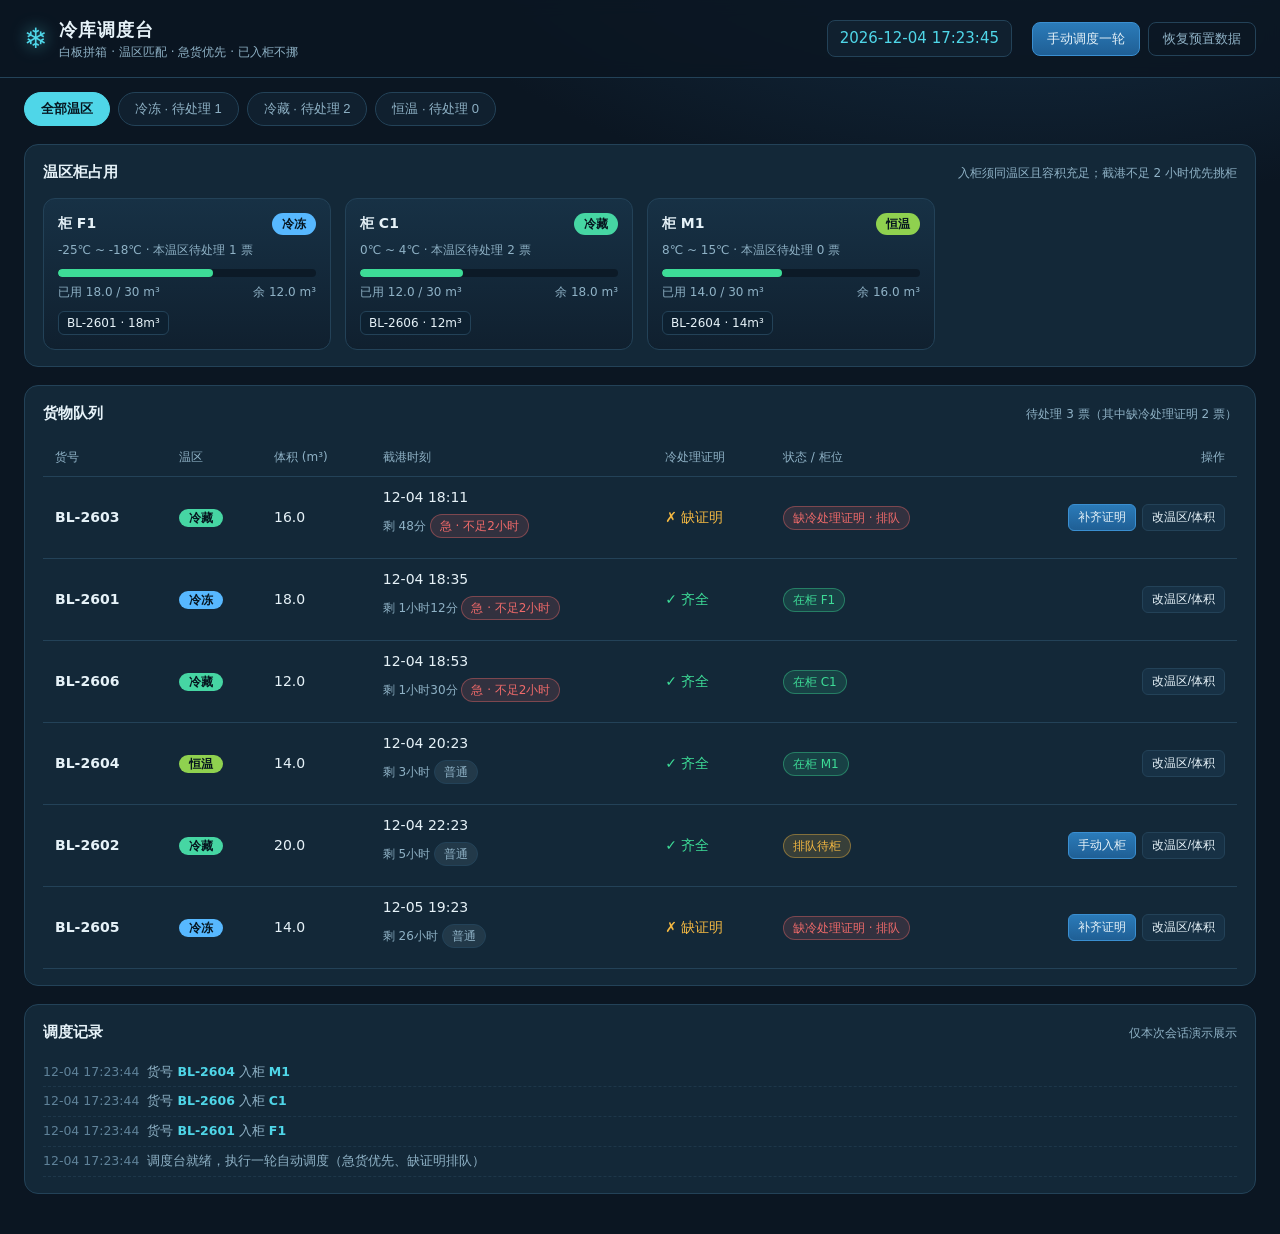
<file: index.html>
<!DOCTYPE html>
<html lang="zh-CN">
<head>
<meta charset="UTF-8" />
<meta name="viewport" content="width=device-width, initial-scale=1.0" />
<title>冷库调度台 · 白板拼箱</title>
<link rel="stylesheet" href="styles.css" />
</head>
<body>
<header class="topbar">
  <div class="brand">
    <span class="logo">❄</span>
    <div>
      <h1>冷库调度台</h1>
      <p>白板拼箱 · 温区匹配 · 急货优先 · 已入柜不挪</p>
    </div>
  </div>
  <div class="clock" id="clock">--</div>
  <div class="top-actions">
    <button class="btn primary" id="btn-dispatch" type="button">手动调度一轮</button>
    <button class="btn ghost" id="btn-reset" type="button">恢复预置数据</button>
  </div>
</header>

<nav class="zone-tabs" id="zone-tabs" aria-label="按温区筛选"></nav>

<main>
  <section class="panel">
    <div class="panel-head">
      <h2>温区柜占用</h2>
      <span class="hint">入柜须同温区且容积充足；截港不足 2 小时优先挑柜</span>
    </div>
    <div class="cabinet-grid" id="cabinet-grid"></div>
  </section>

  <section class="panel">
    <div class="panel-head">
      <h2>货物队列</h2>
      <span class="hint" id="queue-summary"></span>
    </div>
    <div class="table-wrap">
      <table class="cargo-table">
        <thead>
          <tr>
            <th>货号</th>
            <th>温区</th>
            <th>体积 (m³)</th>
            <th>截港时刻</th>
            <th>冷处理证明</th>
            <th>状态 / 柜位</th>
            <th class="ta-right">操作</th>
          </tr>
        </thead>
        <tbody id="cargo-tbody"></tbody>
      </table>
    </div>
  </section>

  <section class="panel log-panel">
    <div class="panel-head">
      <h2>调度记录</h2>
      <span class="hint">仅本次会话演示展示</span>
    </div>
    <ul class="log-list" id="log-list"></ul>
  </section>
</main>

<dialog id="edit-dialog">
  <form method="dialog" id="edit-form">
    <h3>改温区 / 体积</h3>
    <p class="dialog-tip">货号 <b id="edit-cargo-id"></b>：修改后将释放原柜位并重新排队。</p>
    <label class="field">
      <span>温区</span>
      <select id="edit-zone"></select>
    </label>
    <label class="field">
      <span>体积 (m³)</span>
      <input type="number" id="edit-volume" min="0.1" step="0.1" required />
    </label>
    <div class="dialog-actions">
      <button type="button" class="btn ghost" id="edit-cancel">取消</button>
      <button type="button" class="btn primary" id="edit-save">保存并重新排队</button>
    </div>
  </form>
</dialog>

<div class="toast" id="toast" role="status"></div>

<script src="js/rules.js"></script>
<script src="js/storage.js"></script>
<script src="js/app.js"></script>
</body>
</html>
</file>
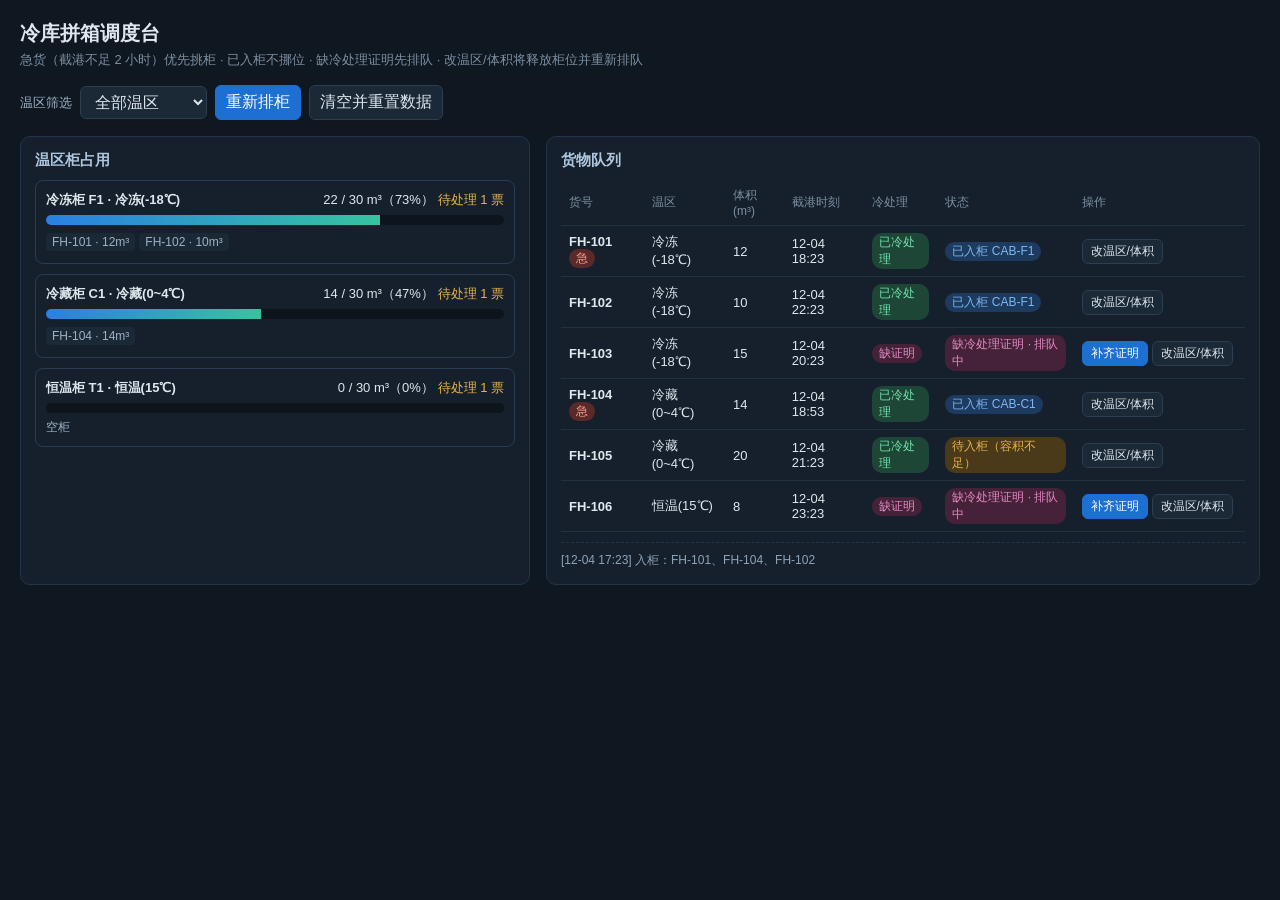
<file: cold-storage-dispatch.html>
<!DOCTYPE html>
<html lang="zh-CN">
<head>
<meta charset="UTF-8">
<meta name="viewport" content="width=device-width, initial-scale=1.0">
<title>冷库拼箱调度台</title>
<style>
  * { box-sizing: border-box; margin: 0; padding: 0; }
  body { font-family: "PingFang SC", "Microsoft YaHei", sans-serif; background: #0f1720; color: #dfe7ee; padding: 20px; }
  h1 { font-size: 20px; margin-bottom: 4px; }
  .sub { color: #7d8ea0; font-size: 13px; margin-bottom: 16px; }
  .toolbar { display: flex; gap: 8px; align-items: center; margin-bottom: 16px; flex-wrap: wrap; }
  .toolbar label { font-size: 13px; color: #9fb2c5; }
  select, button, input { font: inherit; border-radius: 6px; border: 1px solid #2c3e50; background: #1b2836; color: #dfe7ee; padding: 6px 10px; }
  button { cursor: pointer; }
  button:hover { background: #24364a; }
  button.primary { background: #1d6fd1; border-color: #1d6fd1; color: #fff; }
  button.primary:hover { background: #2a80e2; }
  button.small { padding: 3px 8px; font-size: 12px; }
  .layout { display: grid; grid-template-columns: 1fr 1.4fr; gap: 16px; }
  @media (max-width: 900px) { .layout { grid-template-columns: 1fr; } }
  .panel { background: #15202c; border: 1px solid #24344a; border-radius: 10px; padding: 14px; }
  .panel h2 { font-size: 15px; margin-bottom: 10px; color: #aec6dd; }
  .cab { border: 1px solid #2a3c52; border-radius: 8px; padding: 10px; margin-bottom: 10px; }
  .cab-head { display: flex; justify-content: space-between; font-size: 13px; margin-bottom: 6px; }
  .cab-head .zone-tag { font-weight: 600; }
  .bar { height: 10px; background: #0d141c; border-radius: 5px; overflow: hidden; margin-bottom: 6px; }
  .bar > div { height: 100%; background: linear-gradient(90deg, #2a80e2, #35c4a0); transition: width .3s; }
  .cab-items { font-size: 12px; color: #9fb2c5; }
  .cab-items span { display: inline-block; background: #1b2836; border-radius: 4px; padding: 2px 6px; margin: 2px 4px 2px 0; }
  .pending-count { color: #e8b34b; }
  table { width: 100%; border-collapse: collapse; font-size: 13px; }
  th, td { text-align: left; padding: 7px 8px; border-bottom: 1px solid #22303f; vertical-align: middle; }
  th { color: #7d8ea0; font-weight: 500; font-size: 12px; }
  .tag { display: inline-block; padding: 1px 7px; border-radius: 10px; font-size: 12px; }
  .tag.urgent { background: #5a2a2a; color: #ff9d8a; }
  .tag.ok { background: #1e4636; color: #6fe3ae; }
  .tag.wait { background: #4a3a1a; color: #e8b34b; }
  .tag.loaded { background: #1d3a5f; color: #7db8f0; }
  .tag.no-cert { background: #46223a; color: #e08ac0; }
  .row-actions { white-space: nowrap; }
  .row-actions button { margin-right: 4px; }
  .edit-zone, .edit-vol { width: 76px; padding: 3px 6px; font-size: 12px; }
  .edit-vol { width: 60px; }
  .empty { color: #5b6b7c; font-size: 13px; padding: 8px 0; }
  .log { font-size: 12px; color: #8fa3b8; max-height: 130px; overflow-y: auto; margin-top: 10px; border-top: 1px dashed #24344a; padding-top: 8px; }
  .log div { padding: 1px 0; }
</style>
</head>
<body>
<h1>冷库拼箱调度台</h1>
<div class="sub">急货（截港不足 2 小时）优先挑柜 · 已入柜不挪位 · 缺冷处理证明先排队 · 改温区/体积将释放柜位并重新排队</div>

<div class="toolbar">
  <label>温区筛选</label>
  <select id="zoneFilter">
    <option value="">全部温区</option>
  </select>
  <button id="replanBtn" class="primary">重新排柜</button>
  <button id="resetBtn">清空并重置数据</button>
</div>

<div class="layout">
  <div class="panel">
    <h2>温区柜占用</h2>
    <div id="cabinetList"></div>
  </div>
  <div class="panel">
    <h2>货物队列</h2>
    <table>
      <thead>
        <tr>
          <th>货号</th><th>温区</th><th>体积(m³)</th><th>截港时刻</th><th>冷处理</th><th>状态</th><th>操作</th>
        </tr>
      </thead>
      <tbody id="cargoRows"></tbody>
    </table>
    <div class="log" id="logBox"></div>
  </div>
</div>

<script>
'use strict';

/* =====================================================================
 * 第一层：判断逻辑（纯函数，不碰 DOM、不碰存储）
 * =================================================================== */
const Logic = {
  URGENT_MS: 2 * 60 * 60 * 1000, // 两小时

  // 截港不足两小时视为急货（含已超时）
  isUrgent(cargo, now) {
    return new Date(cargo.cutoff).getTime() - now.getTime() <= Logic.URGENT_MS;
  },

  // 温区匹配且剩余容积足够
  canFit(cabinet, cargo) {
    return cabinet.zone === cargo.zone &&
           cabinet.used + cargo.volume <= cabinet.capacity;
  },

  // 为一票货挑柜：同温区、装得下的柜中，选剩余容积最刚好（最小浪费）的
  pickCabinet(cabinets, cargo) {
    let best = null;
    for (const cab of cabinets) {
      if (!Logic.canFit(cab, cargo)) continue;
      const slack = cab.capacity - cab.used - cargo.volume;
      if (!best || slack < best.slack) best = { cab, slack };
    }
    return best ? best.cab : null;
  },

  /**
   * 排队调度：已入柜的不动，对待入柜的货按「急货优先、截港早优先」排序，
   * 依次挑柜。缺冷处理证明的货不参与入柜。
   * 返回本次新入柜的货号列表（用于日志）。
   */
  allocate(state, now) {
    const newlyLoaded = [];
    const queue = state.cargos
      .filter(c => c.status === 'queued' && c.coldTreated)
      .sort((a, b) => {
        const ua = Logic.isUrgent(a, now) ? 0 : 1;
        const ub = Logic.isUrgent(b, now) ? 0 : 1;
        if (ua !== ub) return ua - ub;
        return new Date(a.cutoff) - new Date(b.cutoff);
      });

    for (const cargo of queue) {
      const cab = Logic.pickCabinet(state.cabinets, cargo);
      if (cab) {
        cab.used += cargo.volume;
        cargo.status = 'loaded';
        cargo.cabinetId = cab.id;
        newlyLoaded.push(cargo.id);
      }
    }
    return newlyLoaded;
  },

  // 释放某票货占用的柜位（改温区/体积、重置时用）
  release(state, cargo) {
    if (cargo.status !== 'loaded') return false;
    const cab = state.cabinets.find(c => c.id === cargo.cabinetId);
    if (cab) cab.used = Math.max(0, cab.used - cargo.volume);
    cargo.status = 'queued';
    cargo.cabinetId = null;
    return true;
  },

  // 各温区待处理（未入柜）票数统计
  pendingByZone(state) {
    const map = {};
    for (const c of state.cargos) {
      if (c.status !== 'loaded') map[c.zone] = (map[c.zone] || 0) + 1;
    }
    return map;
  }
};

/* =====================================================================
 * 第二层：本地保存（localStorage 读写与初始数据）
 * =================================================================== */
const Store = {
  KEY: 'cold-storage-dispatch-v1',

  // 初始数据：三个温区柜 + 六票货（截港时刻相对当前时间生成，保证演示效果）
  seed() {
    const now = Date.now();
    const H = 60 * 60 * 1000;
    return {
      cabinets: [
        { id: 'CAB-F1', name: '冷冻柜 F1', zone: '冷冻(-18℃)', capacity: 30, used: 0 },
        { id: 'CAB-C1', name: '冷藏柜 C1', zone: '冷藏(0~4℃)', capacity: 30, used: 0 },
        { id: 'CAB-T1', name: '恒温柜 T1', zone: '恒温(15℃)',  capacity: 30, used: 0 }
      ],
      cargos: [
        { id: 'FH-101', zone: '冷冻(-18℃)', volume: 12, cutoff: new Date(now + 1 * H).toISOString(),       coldTreated: true,  status: 'queued', cabinetId: null },
        { id: 'FH-102', zone: '冷冻(-18℃)', volume: 10, cutoff: new Date(now + 5 * H).toISOString(),       coldTreated: true,  status: 'queued', cabinetId: null },
        { id: 'FH-103', zone: '冷冻(-18℃)', volume: 15, cutoff: new Date(now + 3 * H).toISOString(),       coldTreated: false, status: 'queued', cabinetId: null },
        { id: 'FH-104', zone: '冷藏(0~4℃)', volume: 14, cutoff: new Date(now + 1.5 * H).toISOString(),     coldTreated: true,  status: 'queued', cabinetId: null },
        { id: 'FH-105', zone: '冷藏(0~4℃)', volume: 20, cutoff: new Date(now + 4 * H).toISOString(),       coldTreated: true,  status: 'queued', cabinetId: null },
        { id: 'FH-106', zone: '恒温(15℃)',  volume: 8,  cutoff: new Date(now + 6 * H).toISOString(),       coldTreated: false, status: 'queued', cabinetId: null }
      ]
    };
  },

  load() {
    try {
      const raw = localStorage.getItem(Store.KEY);
      if (raw) return JSON.parse(raw);
    } catch (e) { /* 数据损坏则回退到初始数据 */ }
    const fresh = Store.seed();
    Store.save(fresh);
    return fresh;
  },

  save(state) {
    localStorage.setItem(Store.KEY, JSON.stringify(state));
  },

  clear() {
    localStorage.removeItem(Store.KEY);
  }
};

/* =====================================================================
 * 第三层：页面交互（DOM 渲染与事件绑定，业务判断一律走 Logic）
 * =================================================================== */
const UI = {
  state: null,
  zoneFilter: '',

  init() {
    UI.state = Store.load();
    // 首次进入或重置后，先跑一遍排柜
    UI.replan(false);
    UI.bindToolbar();
    UI.render();
  },

  // 执行排柜并落库
  replan(rerender = true) {
    const loaded = Logic.allocate(UI.state, new Date());
    if (loaded.length) UI.log('入柜：' + loaded.join('、'));
    Store.save(UI.state);
    if (rerender) UI.render();
  },

  bindToolbar() {
    const filter = document.getElementById('zoneFilter');
    const zones = [...new Set(UI.state.cabinets.map(c => c.zone))];
    for (const z of zones) {
      const opt = document.createElement('option');
      opt.value = z; opt.textContent = z;
      filter.appendChild(opt);
    }
    filter.addEventListener('change', () => {
      UI.zoneFilter = filter.value;
      UI.render();
    });
    document.getElementById('replanBtn').addEventListener('click', () => UI.replan());
    document.getElementById('resetBtn').addEventListener('click', () => {
      if (!confirm('确定清空本地数据并恢复初始六票货？')) return;
      Store.clear();
      UI.state = Store.load();
      UI.log('已重置为空仓库初始数据');
      UI.replan();
    });
  },

  render() {
    UI.renderCabinets();
    UI.renderCargos();
  },

  renderCabinets() {
    const box = document.getElementById('cabinetList');
    box.innerHTML = '';
    const pending = Logic.pendingByZone(UI.state);
    const cabs = UI.state.cabinets.filter(c => !UI.zoneFilter || c.zone === UI.zoneFilter);
    if (!cabs.length) { box.innerHTML = '<div class="empty">该温区暂无柜位</div>'; return; }

    for (const cab of cabs) {
      const pct = Math.round(cab.used / cab.capacity * 100);
      const items = UI.state.cargos.filter(c => c.cabinetId === cab.id);
      const waitN = pending[cab.zone] || 0;
      const div = document.createElement('div');
      div.className = 'cab';
      div.innerHTML =
        '<div class="cab-head">' +
          '<span class="zone-tag">' + cab.name + ' · ' + cab.zone + '</span>' +
          '<span>' + cab.used + ' / ' + cab.capacity + ' m³（' + pct + '%） ' +
          '<span class="pending-count">待处理 ' + waitN + ' 票</span></span>' +
        '</div>' +
        '<div class="bar"><div style="width:' + pct + '%"></div></div>' +
        '<div class="cab-items">' +
          (items.length
            ? items.map(c => '<span>' + c.id + ' · ' + c.volume + 'm³</span>').join('')
            : '空柜') +
        '</div>';
      box.appendChild(div);
    }
  },

  renderCargos() {
    const tbody = document.getElementById('cargoRows');
    tbody.innerHTML = '';
    const now = new Date();
    const list = UI.state.cargos.filter(c => !UI.zoneFilter || c.zone === UI.zoneFilter);
    if (!list.length) {
      tbody.innerHTML = '<tr><td colspan="7" class="empty">该温区暂无货物</td></tr>';
      return;
    }

    for (const cargo of list) {
      const tr = document.createElement('tr');
      const cutoff = new Date(cargo.cutoff);
      const urgent = Logic.isUrgent(cargo, now);

      // 状态标签
      let statusTag;
      if (cargo.status === 'loaded') {
        statusTag = '<span class="tag loaded">已入柜 ' + cargo.cabinetId + '</span>';
      } else if (!cargo.coldTreated) {
        statusTag = '<span class="tag no-cert">缺冷处理证明 · 排队中</span>';
      } else {
        statusTag = '<span class="tag wait">待入柜（容积不足）</span>';
      }

      tr.innerHTML =
        '<td><strong>' + cargo.id + '</strong>' + (urgent ? ' <span class="tag urgent">急</span>' : '') + '</td>' +
        '<td class="cell-zone">' + cargo.zone + '</td>' +
        '<td class="cell-vol">' + cargo.volume + '</td>' +
        '<td>' + UI.fmtTime(cutoff) + '</td>' +
        '<td>' + (cargo.coldTreated
            ? '<span class="tag ok">已冷处理</span>'
            : '<span class="tag no-cert">缺证明</span>') + '</td>' +
        '<td>' + statusTag + '</td>' +
        '<td class="row-actions"></td>';

      const actions = tr.querySelector('.row-actions');

      // 补齐冷处理证明 → 重新尝试入柜
      if (!cargo.coldTreated) {
        const btn = document.createElement('button');
        btn.className = 'small primary';
        btn.textContent = '补齐证明';
        btn.addEventListener('click', () => {
          cargo.coldTreated = true;
          UI.log(cargo.id + ' 已补齐冷处理证明，重新排队');
          UI.replan();
        });
        actions.appendChild(btn);
      }

      // 修改温区/体积 → 释放原柜位并重新排队
      const editBtn = document.createElement('button');
      editBtn.className = 'small';
      editBtn.textContent = '改温区/体积';
      editBtn.addEventListener('click', () => UI.enterEdit(tr, cargo));
      actions.appendChild(editBtn);

      tbody.appendChild(tr);
    }
  },

  // 行内编辑温区与体积
  enterEdit(tr, cargo) {
    const zoneCell = tr.querySelector('.cell-zone');
    const volCell = tr.querySelector('.cell-vol');
    const actions = tr.querySelector('.row-actions');
    const zones = [...new Set(UI.state.cabinets.map(c => c.zone))];

    zoneCell.innerHTML = '';
    const zoneSel = document.createElement('select');
    zoneSel.className = 'edit-zone';
    for (const z of zones) {
      const opt = document.createElement('option');
      opt.value = z; opt.textContent = z;
      if (z === cargo.zone) opt.selected = true;
      zoneSel.appendChild(opt);
    }
    zoneCell.appendChild(zoneSel);

    volCell.innerHTML = '';
    const volInput = document.createElement('input');
    volInput.type = 'number'; volInput.min = '1'; volInput.step = '0.5';
    volInput.value = cargo.volume;
    volInput.className = 'edit-vol';
    volCell.appendChild(volInput);

    actions.innerHTML = '';
    const saveBtn = document.createElement('button');
    saveBtn.className = 'small primary';
    saveBtn.textContent = '保存';
    saveBtn.addEventListener('click', () => {
      const newZone = zoneSel.value;
      const newVol = parseFloat(volInput.value);
      if (!newVol || newVol <= 0) { alert('体积必须为正数'); return; }
      const changed = newZone !== cargo.zone || newVol !== cargo.volume;
      if (changed) {
        const wasLoaded = Logic.release(UI.state, cargo); // 释放原柜位
        cargo.zone = newZone;
        cargo.volume = newVol;
        UI.log(cargo.id + ' 已修改温区/体积，' + (wasLoaded ? '释放原柜位，' : '') + '重新排队');
        UI.replan();
      } else {
        UI.render();
      }
    });
    const cancelBtn = document.createElement('button');
    cancelBtn.className = 'small';
    cancelBtn.textContent = '取消';
    cancelBtn.addEventListener('click', () => UI.render());
    actions.appendChild(saveBtn);
    actions.appendChild(cancelBtn);
  },

  fmtTime(d) {
    const p = n => String(n).padStart(2, '0');
    return p(d.getMonth() + 1) + '-' + p(d.getDate()) + ' ' + p(d.getHours()) + ':' + p(d.getMinutes());
  },

  log(msg) {
    const box = document.getElementById('logBox');
    const line = document.createElement('div');
    line.textContent = '[' + UI.fmtTime(new Date()) + '] ' + msg;
    box.prepend(line);
  }
};

UI.init();
</script>
</body>
</html>
</file>
<file: styles.css>
:root {
  --bg: #0b1622;
  --bg-soft: #10202f;
  --panel: #132838;
  --panel-2: #173145;
  --line: #234258;
  --text: #e6f2f8;
  --muted: #8fb2c6;
  --cyan: #4fd6e8;
  --blue: #4f93e8;
  --ok: #3ddc97;
  --warn: #f5b942;
  --danger: #f06a6a;
  --frozen: #57b8ff;
  --chill: #46d6a3;
  --cool: #8fd14f;
}

* { box-sizing: border-box; }

html, body {
  margin: 0;
  background: radial-gradient(1200px 600px at 80% -10%, #16324a 0%, var(--bg) 55%);
  color: var(--text);
  font: 14px/1.5 "PingFang SC", "Microsoft YaHei", system-ui, sans-serif;
}

.topbar {
  display: flex;
  align-items: center;
  gap: 20px;
  padding: 16px 24px;
  border-bottom: 1px solid var(--line);
  background: rgba(11, 22, 34, 0.85);
  position: sticky;
  top: 0;
  z-index: 10;
  backdrop-filter: blur(8px);
}
.brand { display: flex; align-items: center; gap: 12px; }
.logo {
  font-size: 28px;
  color: var(--cyan);
  filter: drop-shadow(0 0 8px rgba(79, 214, 232, 0.6));
}
.topbar h1 { font-size: 18px; margin: 0; letter-spacing: 1px; }
.topbar p { margin: 0; color: var(--muted); font-size: 12px; }
.clock {
  margin-left: auto;
  font-variant-numeric: tabular-nums;
  color: var(--cyan);
  font-size: 15px;
  border: 1px solid var(--line);
  padding: 6px 12px;
  border-radius: 8px;
  background: var(--bg-soft);
}
.top-actions { display: flex; gap: 8px; }

.btn {
  border: 1px solid var(--line);
  background: var(--panel-2);
  color: var(--text);
  padding: 7px 14px;
  border-radius: 8px;
  cursor: pointer;
  font-size: 13px;
  transition: .15s;
}
.btn:hover { border-color: var(--cyan); }
.btn.primary { background: linear-gradient(180deg, #2b7bb9, #1f5f95); border-color: #3a8fd1; }
.btn.primary:hover { filter: brightness(1.12); }
.btn.ghost { background: transparent; color: var(--muted); }
.btn.mini { padding: 4px 9px; font-size: 12px; border-radius: 6px; }
.btn:disabled { opacity: .45; cursor: not-allowed; }

.zone-tabs {
  display: flex;
  gap: 8px;
  padding: 14px 24px 0;
}
.zone-tab {
  padding: 7px 16px;
  border-radius: 999px;
  border: 1px solid var(--line);
  background: var(--bg-soft);
  color: var(--muted);
  cursor: pointer;
  font-size: 13px;
}
.zone-tab.active { color: #06151f; font-weight: 600; }
.zone-tab.active[data-zone="all"] { background: var(--cyan); border-color: var(--cyan); }
.zone-tab.active[data-zone="frozen"] { background: var(--frozen); border-color: var(--frozen); }
.zone-tab.active[data-zone="chill"] { background: var(--chill); border-color: var(--chill); }
.zone-tab.active[data-zone="cool"] { background: var(--cool); border-color: var(--cool); }

main { padding: 18px 24px 40px; display: grid; gap: 18px; }
.panel {
  background: var(--panel);
  border: 1px solid var(--line);
  border-radius: 14px;
  padding: 16px 18px;
}
.panel-head { display: flex; align-items: baseline; justify-content: space-between; margin-bottom: 14px; }
.panel-head h2 { margin: 0; font-size: 15px; }
.hint { color: var(--muted); font-size: 12px; }

.cabinet-grid {
  display: grid;
  grid-template-columns: repeat(auto-fill, minmax(280px, 1fr));
  gap: 14px;
}
.cab-card {
  border: 1px solid var(--line);
  border-radius: 12px;
  padding: 14px;
  background: linear-gradient(180deg, var(--panel-2), var(--bg-soft));
}
.cab-top { display: flex; justify-content: space-between; align-items: center; }
.cab-name { font-weight: 600; }
.zone-badge {
  font-size: 12px;
  padding: 2px 10px;
  border-radius: 999px;
  color: #06151f;
  font-weight: 600;
}
.zone-frozen { background: var(--frozen); }
.zone-chill { background: var(--chill); }
.zone-cool { background: var(--cool); }
.cab-meta { color: var(--muted); font-size: 12px; margin: 6px 0 10px; }

.occ-bar { height: 8px; border-radius: 4px; background: #0c1a27; overflow: hidden; }
.occ-fill { height: 100%; border-radius: 4px; transition: width .4s; background: var(--ok); }
.occ-fill.warn { background: var(--warn); }
.occ-fill.full { background: var(--danger); }
.occ-text { font-size: 12px; color: var(--muted); margin-top: 6px; display: flex; justify-content: space-between; }

.cab-items { margin-top: 10px; display: flex; flex-wrap: wrap; gap: 6px; }
.cab-chip {
  font-size: 12px;
  background: #0d2030;
  border: 1px solid var(--line);
  border-radius: 6px;
  padding: 2px 8px;
}
.cab-empty { color: var(--muted); font-size: 12px; }

.table-wrap { overflow-x: auto; }
.cargo-table { width: 100%; border-collapse: collapse; min-width: 760px; }
.cargo-table th, .cargo-table td {
  text-align: left;
  padding: 10px 12px;
  border-bottom: 1px solid var(--line);
}
.cargo-table th { color: var(--muted); font-weight: 500; font-size: 12px; }
.cargo-table tr:hover td { background: rgba(79, 214, 232, 0.05); }
.ta-right { text-align: right !important; }
.row-actions { display: flex; gap: 6px; justify-content: flex-end; flex-wrap: wrap; }

.pill { display: inline-block; padding: 2px 9px; border-radius: 999px; font-size: 12px; }
.pill.queue { background: rgba(245, 185, 66, 0.16); color: var(--warn); border: 1px solid rgba(245, 185, 66, 0.4); }
.pill.hold { background: rgba(240, 106, 106, 0.14); color: var(--danger); border: 1px solid rgba(240, 106, 106, 0.4); }
.pill.placed { background: rgba(61, 220, 151, 0.14); color: var(--ok); border: 1px solid rgba(61, 220, 151, 0.4); }
.pill.urgent { background: rgba(240, 106, 106, 0.14); color: var(--danger); border: 1px solid rgba(240, 106, 106, 0.4); }
.pill.normal { background: rgba(143, 178, 198, 0.12); color: var(--muted); border: 1px solid var(--line); }
.pill.overdue { background: #3a1414; color: #ff9a9a; border: 1px solid rgba(240, 106, 106, 0.7); }
.cert-yes { color: var(--ok); }
.cert-no { color: var(--warn); }

.log-panel { max-height: 260px; overflow: hidden; }
.log-list { list-style: none; margin: 0; padding: 0; max-height: 180px; overflow-y: auto; }
.log-list li {
  font-size: 12.5px;
  color: var(--muted);
  padding: 5px 0;
  border-bottom: 1px dashed rgba(35, 66, 88, 0.6);
}
.log-list li b { color: var(--cyan); font-weight: 600; }
.log-time { color: #5f8299; margin-right: 8px; font-variant-numeric: tabular-nums; }

dialog {
  border: 1px solid var(--line);
  border-radius: 14px;
  background: var(--panel);
  color: var(--text);
  padding: 22px;
  width: min(420px, 92vw);
}
dialog::backdrop { background: rgba(5, 12, 20, 0.7); backdrop-filter: blur(2px); }
dialog h3 { margin: 0 0 6px; }
.dialog-tip { color: var(--muted); font-size: 12.5px; margin: 0 0 16px; }
.field { display: flex; flex-direction: column; gap: 6px; margin-bottom: 14px; }
.field span { font-size: 12.5px; color: var(--muted); }
.field select, .field input {
  background: var(--bg-soft);
  border: 1px solid var(--line);
  color: var(--text);
  border-radius: 8px;
  padding: 8px 10px;
  font-size: 14px;
}
.dialog-actions { display: flex; justify-content: flex-end; gap: 8px; margin-top: 6px; }

.toast {
  position: fixed;
  left: 50%;
  bottom: 30px;
  transform: translateX(-50%) translateY(20px);
  background: #0d2030;
  border: 1px solid var(--cyan);
  color: var(--text);
  padding: 9px 18px;
  border-radius: 10px;
  font-size: 13px;
  opacity: 0;
  pointer-events: none;
  transition: .25s;
  z-index: 50;
  box-shadow: 0 8px 30px rgba(0, 0, 0, .4);
}
.toast.show { opacity: 1; transform: translateX(-50%) translateY(0); }
</file>
